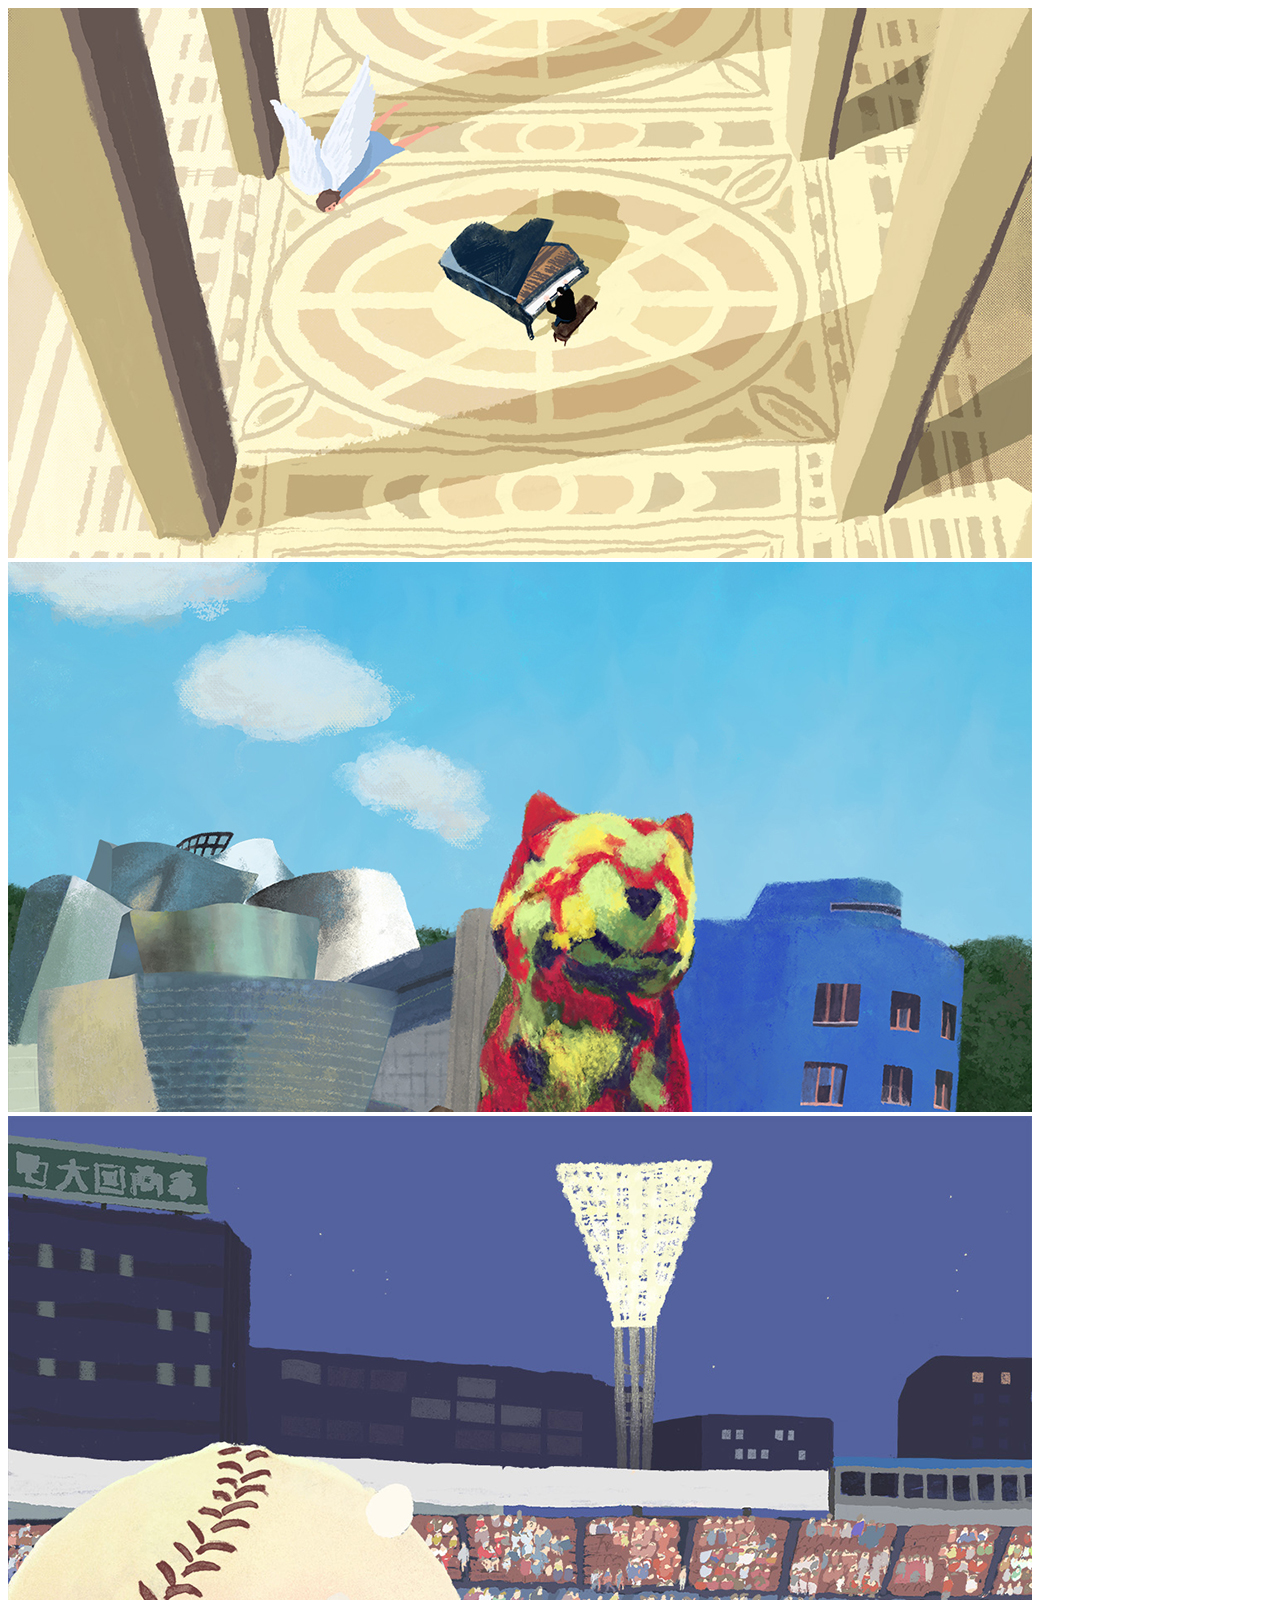
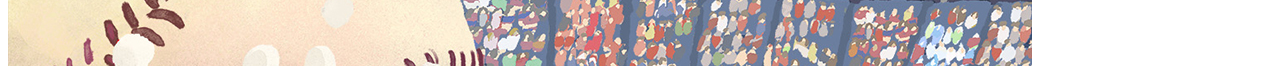
<file: fildetexe/index.html>
<!DOCTYPE html>
<html lang="ja">
  <head>
    <meta charset="UTF-8" />
    <meta name="viewport" content="width=device-width, initial-scale=1.0" />
    <title>WORKS</title>
    <link href="https://unpkg.com/aos@2.3.1/dist/aos.css" rel="stylesheet" />
  </head>
  <body>
    <div
      data-aos="fade-right"
      data-aos-offset="500"
      data-aos-delay="200"
      data-aos-duration="1200"
    >
      <a href="img/01.jpg">
        <img class="thumbImg" src="img/thumbnail_01.jpg" />
      </a>
    </div>
    <div
      data-aos="fade-left"
      data-aos-offset="500"
      data-aos-delay="200"
      data-aos-duration="1200"
    >
      <a href="img/02.jpg">
        <img class="thumbImg" src="img/thumbnail_02.jpg" />
      </a>
    </div>
    <div
      data-aos="fade-right"
      data-aos-offset="500"
      data-aos-delay="200"
      data-aos-duration="1200"
    >
      <a href="img/03.jpg">
        <img class="thumbImg" src="img/thumbnail_03.jpg" />
      </a>
    </div>

    <script src="https://unpkg.com/aos@2.3.1/dist/aos.js"></script>
    <script>
      AOS.init();
    </script>
  </body>
</html>
</file>
